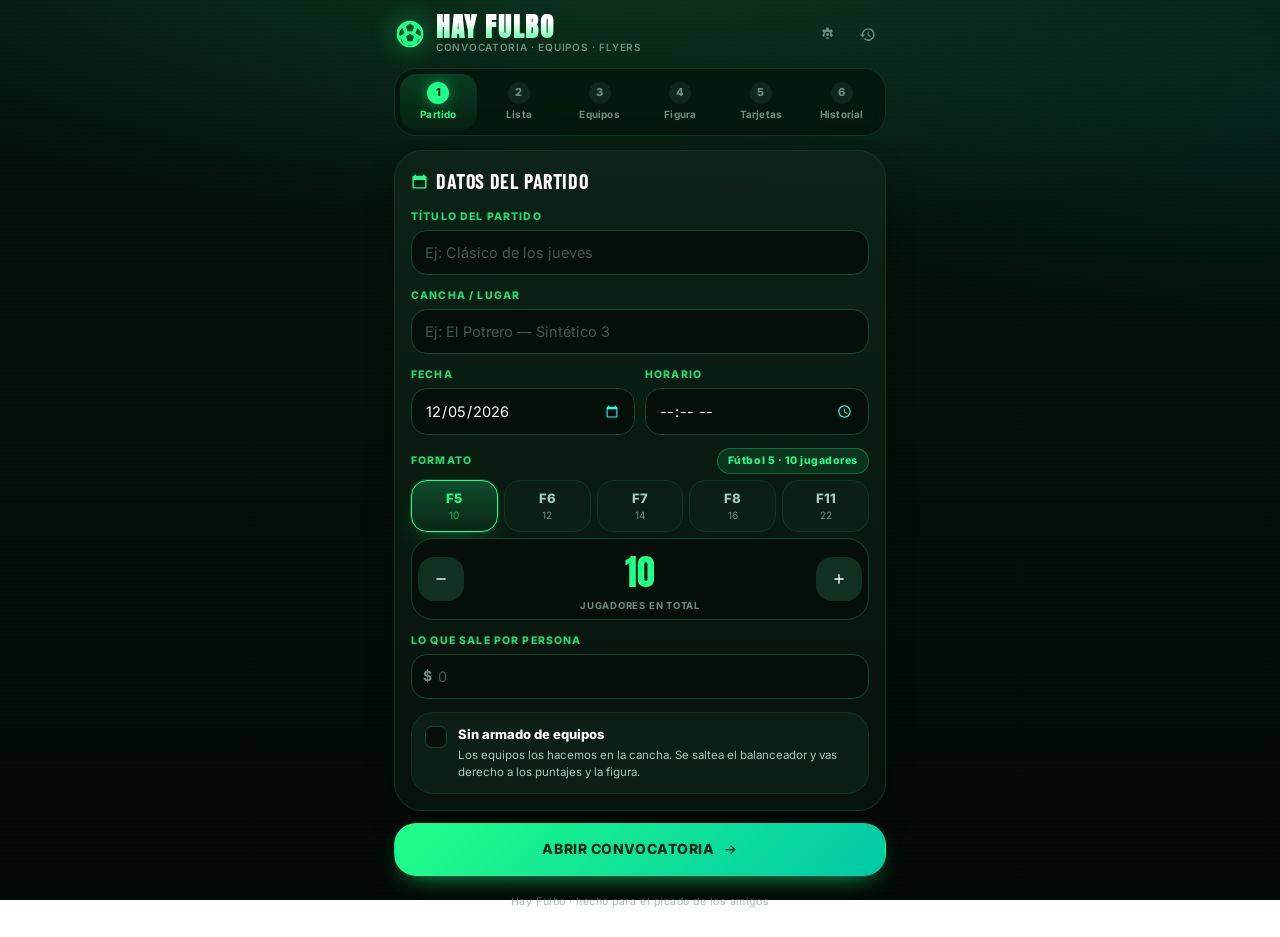
<file: index.html>
<!DOCTYPE html>
<html lang="es">
<head>
<meta charset="UTF-8">
<meta name="viewport" content="width=device-width, initial-scale=1, viewport-fit=cover">
<meta name="theme-color" content="#04140b">
<script>
/*
 * La piel elegida se aplica antes de pintar nada: si esperáramos a que
 * cargue el JavaScript, la app arrancaría verde y saltaría de color.
 */
(function () {
  try {
    var prefs = JSON.parse(localStorage.getItem('hayfulbo:prefs:v2') || '{}');
    if (prefs && typeof prefs.skin === 'string') {
      document.documentElement.setAttribute('data-skin', prefs.skin);
    }
  } catch (e) { /* sin localStorage arranca con la paleta de la cancha */ }
})();
</script>
<title>Hay Fulbo · Organizá el picado y generá flyers 9:16</title>
<meta name="description" content="Armá la convocatoria, balanceá los equipos, coroná la figura y generá flyers verticales 9:16 listos para el estado de WhatsApp e Instagram Stories.">

<link rel="icon" href="assets/favicon.svg" type="image/svg+xml">
<link rel="apple-touch-icon" href="assets/apple-touch-icon.png">
<link rel="manifest" href="manifest.webmanifest">
<meta name="mobile-web-app-capable" content="yes">
<meta name="apple-mobile-web-app-capable" content="yes">
<meta name="apple-mobile-web-app-status-bar-style" content="black-translucent">
<meta name="apple-mobile-web-app-title" content="Hay Fulbo">
<link rel="preconnect" href="https://fonts.googleapis.com">
<link rel="preconnect" href="https://fonts.gstatic.com" crossorigin>
<link href="https://fonts.googleapis.com/css2?family=Anton&family=Barlow+Condensed:wght@500;600;700&family=Inter:wght@400;500;600;800&display=swap" rel="stylesheet">
<link rel="stylesheet" href="css/styles.css">

<meta property="og:title" content="Hay Fulbo">
<meta property="og:description" content="Organizador de picados con flyers verticales 9:16 automáticos.">
<meta property="og:type" content="website">
<meta property="og:image" content="assets/icon-512.png">
</head>
<body>

<!-- ============ SPRITE DE ICONOS ============ -->
<svg width="0" height="0" style="position:absolute" aria-hidden="true">
  <defs>
    <symbol id="i-ball" viewBox="0 0 24 24"><path fill="currentColor" d="M12 2a10 10 0 1 0 0 20a10 10 0 0 0 0-20m0 2.2l3.1 2.2l-1.2 3.6h-3.8L8.9 6.4zM6.6 7.7l1.2 3.6l-3 2.2l-1.1-.8a8 8 0 0 1 1.6-4.4zm10.8 0l1.3.6a8 8 0 0 1 1.6 4.4l-1.1.8l-3-2.2zM12 11.6l3 2.2l-1.2 3.6h-3.6L9 13.8zM4.9 15.6l1 .7l1.1 3.3a8 8 0 0 1-2.1-4m14.2 0a8 8 0 0 1-2.1 4l1.1-3.3zm-9.4 5.1l.5-.1h3.6l.5.1a8 8 0 0 1-4.6 0"/></symbol>
    <symbol id="i-pin" viewBox="0 0 24 24"><path fill="currentColor" d="M12 2a7 7 0 0 0-7 7c0 5.2 7 13 7 13s7-7.8 7-13a7 7 0 0 0-7-7m0 9.5A2.5 2.5 0 1 1 12 6.5a2.5 2.5 0 0 1 0 5"/></symbol>
    <symbol id="i-clock" viewBox="0 0 24 24"><path fill="currentColor" d="M12 2a10 10 0 1 0 0 20a10 10 0 0 0 0-20m1 10.6l4 2.3l-1 1.7l-5-2.9V6h2z"/></symbol>
    <symbol id="i-cal" viewBox="0 0 24 24"><path fill="currentColor" d="M7 2v2h10V2h2v2h1a2 2 0 0 1 2 2v14a2 2 0 0 1-2 2H4a2 2 0 0 1-2-2V6a2 2 0 0 1 2-2h1V2zm13 8H4v10h16z"/></symbol>
    <symbol id="i-users" viewBox="0 0 24 24"><path fill="currentColor" d="M16 11a3 3 0 1 0 0-6a3 3 0 0 0 0 6m-8 0a3 3 0 1 0 0-6a3 3 0 0 0 0 6m0 2c-2.7 0-8 1.3-8 4v3h10v-3c0-1 .4-1.9 1-2.6c-1-.3-2.2-.4-3-.4m8 0c-.6 0-1.3.1-2 .2c1.2.9 2 2.1 2 3.4V21h8v-3c0-2.7-5.3-4-8-4"/></symbol>
    <symbol id="i-plus" viewBox="0 0 24 24"><path fill="currentColor" d="M11 5h2v6h6v2h-6v6h-2v-6H5v-2h6z"/></symbol>
    <symbol id="i-minus" viewBox="0 0 24 24"><path fill="currentColor" d="M5 11h14v2H5z"/></symbol>
    <symbol id="i-trash" viewBox="0 0 24 24"><path fill="currentColor" d="M9 3h6l1 2h4v2H4V5h4zM6 9h12l-1 12H7z"/></symbol>
    <symbol id="i-x" viewBox="0 0 24 24"><path fill="currentColor" d="m12 10.6l5-5l1.4 1.4l-5 5l5 5L17 18.4l-5-5l-5 5L5.6 17l5-5l-5-5L7 5.6z"/></symbol>
    <symbol id="i-download" viewBox="0 0 24 24"><path fill="currentColor" d="M12 3v10.2l3.6-3.6L17 11l-5 5l-5-5l1.4-1.4L12 13.2V3zM5 19h14v2H5z"/></symbol>
    <symbol id="i-share" viewBox="0 0 24 24"><path fill="currentColor" d="M18 16.1a3 3 0 0 0-2 .8l-7.1-4.1a3 3 0 0 0 0-1.6L16 7.1a3 3 0 1 0-1-2.2l-7.1 4.1a3 3 0 1 0 0 6l7.2 4.2a3 3 0 1 0 2.9-3.1"/></symbol>
    <symbol id="i-copy" viewBox="0 0 24 24"><path fill="currentColor" d="M16 1H4a2 2 0 0 0-2 2v14h2V3h12zm3 4H8a2 2 0 0 0-2 2v14a2 2 0 0 0 2 2h11a2 2 0 0 0 2-2V7a2 2 0 0 0-2-2"/></symbol>
    <symbol id="i-link" viewBox="0 0 24 24"><path fill="currentColor" d="M10.6 13.4a1 1 0 0 1 0-1.4l1.4-1.4a1 1 0 0 1 1.4 1.4zM7.8 16.2a4 4 0 0 1 0-5.7l2.8-2.8l1.4 1.4l-2.8 2.8a2 2 0 0 0 2.8 2.8l2.8-2.8l1.4 1.4l-2.8 2.9a4 4 0 0 1-5.6 0m8.4-8.4l-2.8 2.8l-1.4-1.4l2.8-2.8a4 4 0 1 1 5.6 5.6l-2.8 2.8l-1.4-1.4l2.8-2.8a2 2 0 0 0-2.8-2.8"/></symbol>
    <symbol id="i-wa" viewBox="0 0 24 24"><path fill="currentColor" d="M12 2a10 10 0 0 0-8.6 15L2 22l5.2-1.4A10 10 0 1 0 12 2m5.3 13.9c-.2.6-1.3 1.2-1.8 1.2s-1.2.3-4-1.4a11 11 0 0 1-3.4-4c-.3-.5-.9-1.6-.9-3s.8-2.1 1.1-2.4a1 1 0 0 1 .8-.3h.6c.2 0 .4 0 .6.5l.9 2c.1.2 0 .4-.1.6l-.4.5c-.2.2-.3.4-.1.7a9 9 0 0 0 4 3.1c.3.1.5.1.7-.1l.9-1c.2-.3.4-.2.6-.1l2 1c.3.1.5.2.5.3s0 .8-.2 1.4"/></symbol>
    <symbol id="i-magic" viewBox="0 0 24 24"><path fill="currentColor" d="m5 3l.9 2.6L8.5 6.5L5.9 7.4L5 10l-.9-2.6L1.5 6.5L4.1 5.6zm12 2l.6 1.8l1.9.7l-1.9.6L17 10l-.6-1.9l-1.9-.6l1.9-.7zM11.7 8.9l3.4 3.4L6.4 21L3 17.6zM19 14l.9 2.6l2.6.9l-2.6.9l-.9 2.6l-.9-2.6l-2.6-.9l2.6-.9z"/></symbol>
    <symbol id="i-medal" viewBox="0 0 24 24"><path fill="currentColor" d="M7 2h4L8.5 8.2A7 7 0 0 0 6 9.7zm10 0l1 7.7a7 7 0 0 0-2.5-1.5L13 2zM12 10a6 6 0 1 0 0 12a6 6 0 0 0 0-12m0 3l1.1 2.2l2.4.4l-1.7 1.7l.4 2.4L12 18.6l-2.2 1.1l.4-2.4l-1.7-1.7l2.4-.4z"/></symbol>
    <symbol id="i-image" viewBox="0 0 24 24"><path fill="currentColor" d="M21 3H3a1 1 0 0 0-1 1v16a1 1 0 0 0 1 1h18a1 1 0 0 0 1-1V4a1 1 0 0 0-1-1M8 7.5A1.5 1.5 0 1 1 8 10.5A1.5 1.5 0 0 1 8 7.5M4 19l5-6l3 3.5L15 12l5 7z"/></symbol>
    <symbol id="i-shirt" viewBox="0 0 24 24"><path fill="currentColor" d="M9 2L3 5l2 5l2-.7V22h10V9.3L19 10l2-5l-6-3a3 3 0 0 1-6 0"/></symbol>
    <symbol id="i-chart" viewBox="0 0 24 24"><path fill="currentColor" d="M3 3h2v16h16v2H3zm5 10h3v5H8zm5-6h3v11h-3zm5 3h3v8h-3z"/></symbol>
    <symbol id="i-check" viewBox="0 0 24 24"><path fill="currentColor" d="m9.6 16.6l-4.2-4.2L4 13.8l5.6 5.6L21 8l-1.4-1.4z"/></symbol>
    <symbol id="i-warn" viewBox="0 0 24 24"><path fill="currentColor" d="M12 2L1 21h22zm0 6l1 7h-2zm-1 9h2v2h-2z"/></symbol>
    <symbol id="i-info" viewBox="0 0 24 24"><path fill="currentColor" d="M12 2a10 10 0 1 0 0 20a10 10 0 0 0 0-20m1 15h-2v-6h2zm0-8h-2V7h2z"/></symbol>
    <symbol id="i-arrow" viewBox="0 0 24 24"><path fill="currentColor" d="m13 5l7 7l-7 7l-1.4-1.4l4.6-4.6H4v-2h12.2L11.6 6.4z"/></symbol>
    <symbol id="i-money" viewBox="0 0 24 24"><path fill="currentColor" d="M2 5h20v14H2zm10 2.5a4.5 4.5 0 1 0 0 9a4.5 4.5 0 0 0 0-9M5 8a2 2 0 0 1-2 2v4a2 2 0 0 1 2 2h14a2 2 0 0 1 2-2v-4a2 2 0 0 1-2-2z"/></symbol>
    <symbol id="i-swap" viewBox="0 0 24 24"><path fill="currentColor" d="M8 3v3h11v2H8v3l-5-4zm8 18v-3H5v-2h11v-3l5 4z"/></symbol>
    <symbol id="i-card" viewBox="0 0 24 24"><path fill="currentColor" d="M7.6 2h6.6a2 2 0 0 1 2 2v16a2 2 0 0 1-2 2H7.6a2 2 0 0 1-2-2V4a2 2 0 0 1 2-2"/></symbol>
    <symbol id="i-cards" viewBox="0 0 24 24"><path fill="currentColor" d="M4.4 5.6l4.3-1.5a1.6 1.6 0 0 1 2 1l4.4 12.4a1.6 1.6 0 0 1-1 2l-4.3 1.5a1.6 1.6 0 0 1-2-1L3.4 7.6a1.6 1.6 0 0 1 1-2m10.5-1.2h3.9a1.6 1.6 0 0 1 1.6 1.6v13.6a1.6 1.6 0 0 1-1.6 1.6h-1.5z" opacity=".999"/></symbol>
    <symbol id="i-gear" viewBox="0 0 24 24"><path fill="currentColor" d="M12 8a4 4 0 1 0 0 8a4 4 0 0 0 0-8m0 2a2 2 0 1 1 0 4a2 2 0 0 1 0-4m-1.6-8h3.2l.4 2.5l1.7 1l2.3-1l1.6 2.8l-1.9 1.6v2.2l1.9 1.6l-1.6 2.8l-2.3-1l-1.7 1l-.4 2.5h-3.2l-.4-2.5l-1.7-1l-2.3 1l-1.6-2.8l1.9-1.6v-2.2L4.4 7.3L6 4.5l2.3 1l1.7-1z"/></symbol>
    <symbol id="i-history" viewBox="0 0 24 24"><path fill="currentColor" d="M13 3a9 9 0 0 0-9 9H1l4 4l4-4H6a7 7 0 1 1 7 7a7 7 0 0 1-4.5-1.7l-1.4 1.5A9 9 0 1 0 13 3m-1 5v5l4 2.4l.8-1.3L13.5 12V8z"/></symbol>
  </defs>
</svg>

<!-- ============ TOAST ============ -->
<div id="toast" class="toast" role="status" aria-live="polite">
  <svg class="toast__icon"><use href="#i-check"></use></svg>
  <span class="toast__msg"></span>
</div>

<canvas id="confetti" class="confetti" aria-hidden="true"></canvas>

<!-- ============ APP ============ -->
<div class="app">

  <header class="topbar">
    <div class="brand">
      <svg class="brand__ball"><use href="#i-ball"></use></svg>
      <div class="brand__text">
        <h1>HAY FULBO</h1>
        <p>Convocatoria · Equipos · Flyers</p>
      </div>
    </div>
    <div class="topbar__actions">
      <button class="btn btn--ghost btn--icon" id="btn-skin" title="Colores de la app" aria-label="Colores de la app">
        <svg><use href="#i-gear"></use></svg>
      </button>
      <button class="btn btn--ghost btn--icon" id="btn-reset" title="Nuevo partido" aria-label="Nuevo partido">
        <svg><use href="#i-history"></use></svg>
      </button>
    </div>
  </header>

  <nav class="steps" id="steps" role="tablist" aria-label="Pasos">
    <button class="step is-active" data-step="1" role="tab"><span class="step__n">1</span><span class="step__l">Partido</span></button>
    <button class="step" data-step="2" role="tab"><span class="step__n">2</span><span class="step__l">Lista</span></button>
    <button class="step" data-step="3" role="tab" id="step-teams"><span class="step__n">3</span><span class="step__l">Equipos</span></button>
    <button class="step" data-step="4" role="tab"><span class="step__n">4</span><span class="step__l">Figura</span></button>
    <button class="step" data-step="5" role="tab"><span class="step__n">5</span><span class="step__l">Tarjetas</span></button>
    <button class="step" data-step="6" role="tab"><span class="step__n">6</span><span class="step__l">Historial</span></button>
  </nav>

  <main class="screens">

    <!-- ========== 1. PARTIDO ========== -->
    <section class="screen is-active" data-screen="1">
      <div class="card">
        <h2 class="card__title"><svg><use href="#i-cal"></use></svg> Datos del partido</h2>

        <div class="field">
          <label for="f-titulo">Título del partido</label>
          <input id="f-titulo" type="text" maxlength="34" placeholder="Ej: Clásico de los jueves" autocomplete="off">
        </div>

        <div class="field">
          <label for="f-lugar">Cancha / lugar</label>
          <input id="f-lugar" type="text" maxlength="40" placeholder="Ej: El Potrero — Sintético 3" autocomplete="off">
        </div>

        <div class="grid-2">
          <div class="field">
            <label for="f-fecha">Fecha</label>
            <input id="f-fecha" type="date">
          </div>
          <div class="field">
            <label for="f-hora">Horario</label>
            <input id="f-hora" type="time">
          </div>
        </div>

        <div class="field">
          <div class="field__head">
            <label>Formato</label>
            <span class="pill" id="format-label">Fútbol 5 · 10 jugadores</span>
          </div>
          <div class="presets" id="presets">
            <button type="button" data-total="10"><b>F5</b><i>10</i></button>
            <button type="button" data-total="12"><b>F6</b><i>12</i></button>
            <button type="button" data-total="14"><b>F7</b><i>14</i></button>
            <button type="button" data-total="16"><b>F8</b><i>16</i></button>
            <button type="button" data-total="22"><b>F11</b><i>22</i></button>
          </div>
          <div class="stepper">
            <button type="button" id="total-minus" aria-label="Quitar cupo"><svg><use href="#i-minus"></use></svg></button>
            <div class="stepper__val">
              <input id="f-total" type="number" min="2" max="40" value="10" inputmode="numeric">
              <span>jugadores en total</span>
            </div>
            <button type="button" id="total-plus" aria-label="Sumar cupo"><svg><use href="#i-plus"></use></svg></button>
          </div>
        </div>

        <div class="field">
          <label for="f-precio">Lo que sale por persona</label>
          <div class="input-affix">
            <span>$</span>
            <input id="f-precio" type="number" min="0" step="100" placeholder="0" inputmode="numeric">
          </div>
        </div>

        <label class="switch" for="f-skip-teams">
          <input id="f-skip-teams" type="checkbox">
          <span class="switch__box"><svg><use href="#i-check"></use></svg></span>
          <span class="switch__body">
            <b>Sin armado de equipos</b>
            <i>Los equipos los hacemos en la cancha. Se saltea el balanceador y vas derecho a los puntajes y la figura.</i>
          </span>
        </label>
      </div>

      <button class="btn btn--primary btn--xl" id="btn-open-call">
        Abrir convocatoria <svg><use href="#i-arrow"></use></svg>
      </button>
    </section>

    <!-- ========== 2. LISTA ========== -->
    <section class="screen" data-screen="2">
      <div class="card status" id="status-card">
        <div class="status__row">
          <div>
            <p class="status__kicker" id="status-kicker">Convocatoria abierta</p>
            <h3 class="status__headline" id="status-headline">FALTAN 10</h3>
          </div>
          <div class="status__count">
            <span>cupos</span>
            <b><i id="count-in">0</i>/<i id="count-total">10</i></b>
          </div>
        </div>
        <div class="bar"><div class="bar__fill" id="bar-fill"></div></div>
        <div class="status__meta" id="status-meta"></div>
      </div>

      <div class="card">
        <form id="form-player" class="add-row" autocomplete="off">
          <input id="f-nombre" type="text" maxlength="22" placeholder="Nombre o apodo…" aria-label="Nombre del jugador" list="known-names">
          <datalist id="known-names"></datalist>
          <select id="f-pos" aria-label="Posición">
            <option value="COM">Campo</option>
            <option value="ARQ">Arquero</option>
            <option value="DEF">Defensor</option>
            <option value="MED">Medio</option>
            <option value="DEL">Delantero</option>
          </select>
          <button class="btn btn--primary btn--icon" type="submit" aria-label="Agregar"><svg><use href="#i-plus"></use></svg></button>
        </form>
        <div class="add-tools">
          <button class="link" id="btn-regulars"><svg><use href="#i-users"></use></svg> Los de siempre</button>
          <button class="link" id="btn-paste"><svg><use href="#i-wa"></use></svg> Pegar de WhatsApp</button>
          <button class="link link--danger" id="btn-clear"><svg><use href="#i-trash"></use></svg> Vaciar</button>
        </div>
      </div>

      <div class="card">
        <div class="card__head">
          <h2 class="card__title"><svg><use href="#i-users"></use></svg> Nómina</h2>
          <span class="pill" id="roster-badge">0 anotados</span>
        </div>
        <div id="roster" class="roster"></div>
      </div>

      <div class="actions-grid">
        <button class="btn btn--soft" id="btn-flyer-call"><svg><use href="#i-image"></use></svg> Flyer 9:16</button>
        <button class="btn btn--soft" id="btn-copy-wa"><svg><use href="#i-wa"></use></svg> Copiar texto</button>
        <button class="btn btn--soft" id="btn-copy-link"><svg><use href="#i-link"></use></svg> Copiar link</button>
        <button class="btn btn--soft" id="btn-goto-teams"><svg><use href="#i-shirt"></use></svg> <span>Armar equipos</span></button>
      </div>
    </section>

    <!-- ========== 3. EQUIPOS ========== -->
    <section class="screen" data-screen="3">
      <div class="card">
        <div class="card__head">
          <h2 class="card__title"><svg><use href="#i-shirt"></use></svg> Balanceador</h2>
          <span class="pill" id="balance-badge">—</span>
        </div>
        <p class="muted">Reparte los titulares en dos equipos parejos usando nivel y posición. Podés mover jugadores a mano tocando el ícono de intercambio.</p>
        <div class="grid-2">
          <div class="field">
            <label for="f-teamA">Nombre equipo A</label>
            <input id="f-teamA" type="text" maxlength="16" placeholder="Claritos">
          </div>
          <div class="field">
            <label for="f-teamB">Nombre equipo B</label>
            <input id="f-teamB" type="text" maxlength="16" placeholder="Oscuritos">
          </div>
        </div>
        <button class="btn btn--primary btn--xl" id="btn-balance"><svg><use href="#i-magic"></use></svg> Balancear equipos</button>
      </div>

      <div class="card card--hint" id="skip-hint">
        <h3>¿Los equipos los arman en la cancha?</h3>
        <p class="muted">Entonces este paso no hace falta: salteálo y andá derecho a los puntajes y la figura. Lo volvés a prender cuando quieras desde <b>Partido</b>.</p>
        <button class="btn btn--soft btn--wide" id="btn-skip-teams">
          <svg><use href="#i-arrow"></use></svg> Los armamos en la cancha
        </button>
      </div>

      <div class="teams" id="teams"></div>

      <div class="actions-grid">
        <button class="btn btn--soft" id="btn-flyer-teams"><svg><use href="#i-image"></use></svg> Flyer formaciones</button>
        <button class="btn btn--soft" id="btn-copy-teams"><svg><use href="#i-copy"></use></svg> Copiar equipos</button>
        <button class="btn btn--primary btn--wide" id="btn-goto-ratings"><svg><use href="#i-medal"></use></svg> Ir a puntajes y figura</button>
      </div>
    </section>

    <!-- ========== 4. FIGURA Y PUNTAJES ========== -->
    <section class="screen" data-screen="4">
      <div class="card">
        <div class="card__head">
          <h2 class="card__title"><svg><use href="#i-medal"></use></svg> Puntajes y figura</h2>
          <span class="pill" id="mvp-badge">Sin figura</span>
        </div>
        <p class="muted" id="skip-note" hidden>
          Los equipos se arman en la cancha: el balanceador está apagado.
          <button class="link" type="button" id="btn-enable-teams">Quiero armarlos acá</button>
        </p>
        <p class="muted">Deslizá para el puntaje y tocá el número para los cuartos: 7 · 7,25 · 7,5 · 7,75.</p>
        <div id="ratings" class="ratings"></div>
      </div>

      <div class="actions-grid">
        <button class="btn btn--soft btn--wide" id="btn-flyer-mvp"><svg><use href="#i-medal"></use></svg> Flyer de la figura 9:16</button>
        <button class="btn btn--primary btn--wide" id="btn-save-history"><svg><use href="#i-check"></use></svg> Cerrar partido y guardar</button>
      </div>
    </section>

    <!-- ========== 5. TARJETAS ========== -->
    <section class="screen" data-screen="5">
      <div class="card">
        <div class="card__head">
          <h2 class="card__title"><svg><use href="#i-cards"></use></svg> Amarillas y rojas</h2>
          <span class="pill" id="disc-badge">Sin tarjetas</span>
        </div>
        <p class="muted">
          Cada <b>dos amarillas</b> sale una roja. La <b>primera roja</b> es una fecha de
          suspensión, la <b>segunda</b> son dos, la <b>tercera</b> tres, y así.
          Las fechas se cumplen al cerrar un partido en el que el sancionado no esté en la lista.
        </p>
        <button class="btn btn--primary btn--xl" id="btn-add-card">
          <svg><use href="#i-card"></use></svg> Poner una tarjeta
        </button>
      </div>

      <div class="card">
        <div class="card__head">
          <h2 class="card__title"><svg><use href="#i-warn"></use></svg> Suspendidos</h2>
          <span class="pill" id="disc-susp-badge">0</span>
        </div>
        <div id="disc-suspended" class="disc"></div>
      </div>

      <div class="card">
        <h2 class="card__title"><svg><use href="#i-users"></use></svg> Fichas del grupo</h2>
        <div id="disc-rows" class="disc"></div>
      </div>

      <div class="card">
        <h2 class="card__title"><svg><use href="#i-history"></use></svg> Últimas tarjetas</h2>
        <div id="disc-log" class="disc"></div>
      </div>

      <div class="actions-grid">
        <button class="btn btn--soft" id="btn-flyer-cards"><svg><use href="#i-image"></use></svg> Flyer 9:16</button>
        <button class="btn btn--soft" id="btn-copy-cards"><svg><use href="#i-wa"></use></svg> Copiar texto</button>
      </div>

      <button class="btn btn--soft btn--wide" id="btn-clear-discipline"><svg><use href="#i-trash"></use></svg> Borrar todas las tarjetas</button>
    </section>

    <!-- ========== 6. HISTORIAL ========== -->
    <section class="screen" data-screen="6">
      <div class="card">
        <div class="card__head">
          <h2 class="card__title"><svg><use href="#i-history"></use></svg> Ranking histórico</h2>
          <span class="pill" id="history-badge">0 partidos</span>
        </div>
        <div id="history-rank" class="rank"></div>
      </div>
      <div class="card">
        <h2 class="card__title"><svg><use href="#i-cal"></use></svg> Partidos guardados</h2>
        <div id="history-list" class="hist"></div>
      </div>
      <button class="btn btn--soft btn--wide" id="btn-clear-history"><svg><use href="#i-trash"></use></svg> Borrar historial</button>
    </section>

  </main>

  <div class="install" id="install-banner" hidden>
    <div class="install__icon"><svg><use href="#i-download"></use></svg></div>
    <div class="install__body">
      <b>Instalá Hay Fulbo en el celu</b>
      <span>Se abre como una app, entra sin internet y ocupa casi nada.</span>
    </div>
    <div class="install__actions">
      <button class="btn btn--primary" id="btn-install">Instalar</button>
      <button class="link" id="btn-install-dismiss">Ahora no</button>
    </div>
  </div>

  <footer class="foot">Hay Fulbo · hecho para el picado de los amigos</footer>
</div>

<!-- ============ AVISO DE VERSIÓN NUEVA ============ -->
<div class="updatebar" id="update-bar" hidden role="status">
  <span>Hay una versión nueva de la app.</span>
  <button class="btn btn--primary" id="btn-update">Actualizar</button>
</div>

<!-- ============ MODAL: CÓMO INSTALAR ============ -->
<div class="modal" id="ios-modal" hidden>
  <div class="modal__box modal__box--sm" role="dialog" aria-modal="true" aria-label="Cómo instalar la app">
    <div class="modal__head">
      <h3><svg class="ic"><use href="#i-download"></use></svg> Instalar en el celu</h3>
      <button class="btn btn--ghost btn--icon" data-close><svg><use href="#i-x"></use></svg></button>
    </div>
    <p class="muted">Queda como una app más, con su ícono en la pantalla de inicio y sin barra del navegador.</p>
    <ol class="howto">
      <li><b>iPhone / iPad:</b> tocá <span class="kbd">Compartir</span> en la barra de Safari, elegí <span class="kbd">Agregar a inicio</span> y confirmá.</li>
      <li><b>Android:</b> abrí el menú de tres puntos y tocá <span class="kbd">Instalar aplicación</span>.</li>
      <li><b>Escritorio:</b> el ícono de instalar aparece a la derecha de la barra de direcciones.</li>
    </ol>
    <div class="modal__foot">
      <button class="btn btn--soft btn--wide" data-close>Entendido</button>
    </div>
  </div>
</div>

<!-- ============ MODAL TARJETA ============ -->
<div class="modal" id="card-modal" hidden>
  <div class="modal__box" role="dialog" aria-modal="true" aria-label="Poner una tarjeta">
    <div class="modal__head">
      <h3><svg class="ic"><use href="#i-card"></use></svg> Poner una tarjeta</h3>
      <button class="btn btn--ghost btn--icon" data-close><svg><use href="#i-x"></use></svg></button>
    </div>

    <div class="field">
      <label for="f-card-name">Jugador</label>
      <input id="f-card-name" type="text" maxlength="22" placeholder="Nombre o apodo…" autocomplete="off" list="card-names">
      <datalist id="card-names"></datalist>
    </div>

    <div class="field">
      <label>Tarjeta</label>
      <div class="cardpick" id="card-type">
        <button type="button" data-type="yellow" class="is-on"><i class="cardpick__chip cardpick__chip--y"></i><b>Amarilla</b><span>De a dos, roja</span></button>
        <button type="button" data-type="red"><i class="cardpick__chip cardpick__chip--r"></i><b>Roja directa</b><span>Cuenta como roja</span></button>
      </div>
    </div>

    <div class="field">
      <div class="field__head">
        <label for="f-card-reason">Motivo</label>
        <span class="pill" id="card-reason-count">0/140</span>
      </div>
      <div class="chips" id="card-presets">
        <button type="button">Faltó sin avisar</button>
        <button type="button">Llegó tarde</button>
        <button type="button">No pagó</button>
        <button type="button">Agresión</button>
        <button type="button">Protestas</button>
      </div>
      <textarea id="f-card-reason" rows="3" maxlength="140" placeholder="Contá qué pasó…"></textarea>
    </div>

    <div class="field">
      <label for="f-card-date">Fecha</label>
      <input id="f-card-date" type="date">
    </div>

    <p class="muted" id="card-preview"></p>

    <div class="modal__foot">
      <button class="btn btn--primary btn--wide" id="btn-card-ok">Poner la tarjeta</button>
      <button class="btn btn--soft" data-close>Cancelar</button>
    </div>
  </div>
</div>

<!-- ============ MODAL COLORES ============ -->
<div class="modal" id="skin-modal" hidden>
  <div class="modal__box modal__box--sm" role="dialog" aria-modal="true" aria-label="Colores de la app">
    <div class="modal__head">
      <h3><svg class="ic"><use href="#i-gear"></use></svg> Colores de la app</h3>
      <button class="btn btn--ghost btn--icon" data-close><svg><use href="#i-x"></use></svg></button>
    </div>
    <p class="muted">Cambia cómo se ve la app entera. Los flyers tienen sus propias paletas y se eligen al generarlos.</p>
    <div class="skins" id="skins"></div>
    <div class="modal__foot">
      <button class="btn btn--soft btn--wide" data-close>Listo</button>
    </div>
  </div>
</div>

<!-- ============ MODAL FLYER ============ -->
<div class="modal" id="flyer-modal" hidden>
  <div class="modal__box modal__box--wide" role="dialog" aria-modal="true" aria-label="Flyer">
    <div class="modal__head">
      <h3 id="flyer-title">Flyer</h3>
      <button class="btn btn--ghost btn--icon" data-close><svg><use href="#i-x"></use></svg></button>
    </div>

    <div class="themes" id="themes"></div>

    <div class="stage">
      <div class="stage__frame">
        <canvas id="flyer-canvas" width="1080" height="1920"></canvas>
      </div>
    </div>

    <div class="modal__foot">
      <button class="btn btn--primary btn--wide" id="btn-share"><svg><use href="#i-share"></use></svg> Compartir</button>
      <button class="btn btn--soft btn--wide" id="btn-download"><svg><use href="#i-download"></use></svg> Descargar PNG 1080×1920</button>
    </div>
  </div>
</div>

<!-- ============ MODAL PEGAR ============ -->
<div class="modal" id="paste-modal" hidden>
  <div class="modal__box" role="dialog" aria-modal="true" aria-label="Pegar lista">
    <div class="modal__head">
      <h3><svg class="ic"><use href="#i-wa"></use></svg> Pegar del grupo</h3>
      <button class="btn btn--ghost btn--icon" data-close><svg><use href="#i-x"></use></svg></button>
    </div>
    <p class="muted">Pegá el mensaje entero. Detecta numeraciones (1., 2-, •), ignora encabezados y descarta repetidos.</p>
    <textarea id="paste-text" rows="8" placeholder="1. Nico&#10;2- Mati&#10;3) Franco&#10;4. Gonza"></textarea>
    <div class="modal__foot">
      <button class="btn btn--primary btn--wide" id="btn-paste-ok">Procesar y agregar</button>
      <button class="btn btn--soft" data-close>Cancelar</button>
    </div>
  </div>
</div>

<!-- ============ MODAL CONFIRMAR ============ -->
<div class="modal" id="confirm-modal" hidden>
  <div class="modal__box modal__box--sm" role="alertdialog" aria-modal="true">
    <div class="modal__head"><h3 id="confirm-title">¿Seguro?</h3></div>
    <p class="muted" id="confirm-text"></p>
    <div class="modal__foot">
      <button class="btn btn--danger btn--wide" id="confirm-yes">Sí, dale</button>
      <button class="btn btn--soft" data-close>Cancelar</button>
    </div>
  </div>
</div>

<script>
/*
 * Registro del service worker, inline y a propósito.
 *
 * Es lo único que no puede llegar desde un caché viejo, así que una versión
 * anterior del JavaScript nunca puede dejar la app sin forma de actualizarse.
 * El worker nuevo se activa solo (skipWaiting) y acá recargamos para quedar
 * con HTML, CSS y JS de la misma generación.
 */
(function () {
  if (!('serviceWorker' in navigator)) return;
  var reloading = false;
  navigator.serviceWorker.addEventListener('controllerchange', function () {
    if (reloading) return;
    reloading = true;
    location.reload();
  });
  navigator.serviceWorker.register('./sw.js', { scope: './' }).then(function (reg) {
    reg.update();
  }).catch(function () { /* sin service worker la app funciona igual */ });
})();
</script>
<script src="js/util.js"></script>
<script src="js/pwa.js"></script>
<script src="js/state.js"></script>
<script src="js/discipline.js"></script>
<script src="js/teams.js"></script>
<script src="js/canvas-kit.js"></script>
<script src="js/themes.js"></script>
<script src="js/flyers.js"></script>
<script src="js/ui.js"></script>
<script src="js/main.js"></script>
</body>
</html>
</file>
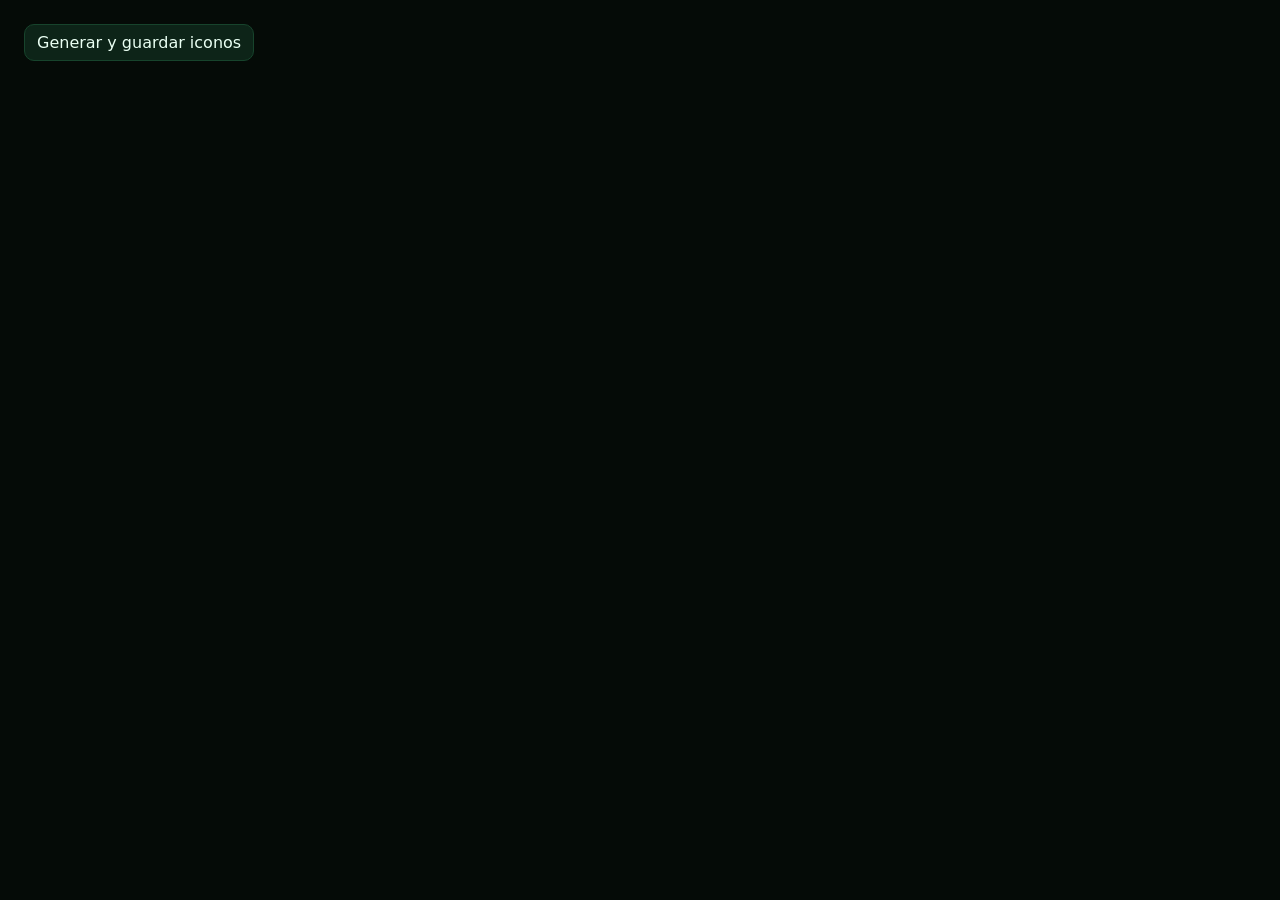
<file: tools/icons.html>
<!DOCTYPE html>
<html lang="es">
<head>
<meta charset="UTF-8">
<title>Hay Fulbo · generador de iconos</title>
<style>
  body{background:#050b07;color:#eafff3;font-family:system-ui,sans-serif;padding:16px}
  canvas{background:#111;margin:6px;border-radius:8px;vertical-align:top}
  button{background:#0d2418;color:#eafff3;border:1px solid #17442c;border-radius:10px;padding:8px 12px;font:inherit}
</style>
</head>
<body>
<button id="go">Generar y guardar iconos</button>
<div id="out"></div>
<script>
/* Ícono de la app: cancha nocturna + pelota con el verde de la marca. */
function drawIcon(ctx, s, maskable) {
  ctx.clearRect(0, 0, s, s);
  ctx.save();

  if (!maskable) {
    const r = s * 0.22;
    ctx.beginPath();
    ctx.moveTo(r, 0);
    ctx.arcTo(s, 0, s, s, r);
    ctx.arcTo(s, s, 0, s, r);
    ctx.arcTo(0, s, 0, 0, r);
    ctx.arcTo(0, 0, s, 0, r);
    ctx.closePath();
    ctx.clip();
  }

  const bg = ctx.createLinearGradient(0, 0, 0, s);
  bg.addColorStop(0, '#0a3a1f');
  bg.addColorStop(0.55, '#04150c');
  bg.addColorStop(1, '#010603');
  ctx.fillStyle = bg;
  ctx.fillRect(0, 0, s, s);

  /* Franjas de césped. */
  ctx.globalAlpha = 0.05;
  ctx.fillStyle = '#ffffff';
  for (let i = 0; i * s / 8 < s; i += 2) ctx.fillRect(0, i * s / 8, s, s / 8);
  ctx.globalAlpha = 1;

  /* Resplandor. */
  const glow = ctx.createRadialGradient(s / 2, s * 0.42, 0, s / 2, s * 0.42, s * 0.6);
  glow.addColorStop(0, 'rgba(34,255,136,.32)');
  glow.addColorStop(1, 'rgba(34,255,136,0)');
  ctx.fillStyle = glow;
  ctx.fillRect(0, 0, s, s);

  /* Pelota. */
  const R = s * (maskable ? 0.26 : 0.33);
  const cx = s / 2;
  const cy = s / 2;

  ctx.beginPath();
  ctx.arc(cx, cy, R, 0, Math.PI * 2);
  const ball = ctx.createLinearGradient(cx - R, cy - R, cx + R, cy + R);
  ball.addColorStop(0, '#7dffc0');
  ball.addColorStop(0.5, '#22ff88');
  ball.addColorStop(1, '#00d9ff');
  ctx.fillStyle = ball;
  ctx.fill();

  /* Paneles oscuros: pentágono central y cinco satélites. */
  ctx.fillStyle = '#04150b';
  const pr = R * 0.38;
  ctx.beginPath();
  for (let i = 0; i < 5; i++) {
    const a = -Math.PI / 2 + (i * Math.PI * 2) / 5;
    const x = cx + Math.cos(a) * pr;
    const y = cy + Math.sin(a) * pr;
    if (i === 0) ctx.moveTo(x, y); else ctx.lineTo(x, y);
  }
  ctx.closePath();
  ctx.fill();

  for (let i = 0; i < 5; i++) {
    const a = -Math.PI / 2 + (i * Math.PI * 2) / 5 + Math.PI / 5;
    const x = cx + Math.cos(a) * R * 0.78;
    const y = cy + Math.sin(a) * R * 0.78;
    ctx.beginPath();
    for (let j = 0; j < 5; j++) {
      const b = a + Math.PI + (j * Math.PI * 2) / 5;
      const px = x + Math.cos(b) * R * 0.22;
      const py = y + Math.sin(b) * R * 0.22;
      if (j === 0) ctx.moveTo(px, py); else ctx.lineTo(px, py);
    }
    ctx.closePath();
    ctx.fill();
  }

  ctx.restore();
}

async function save(name, size, maskable) {
  const c = document.createElement('canvas');
  c.width = c.height = size;
  drawIcon(c.getContext('2d'), size, maskable);
  c.style.width = Math.min(size, 160) + 'px';
  document.getElementById('out').appendChild(c);
  const r = await fetch('/__save', {
    method: 'POST',
    body: JSON.stringify({ name: name, dataUrl: c.toDataURL('image/png') }),
  });
  return (await r.json()).file;
}

document.getElementById('go').addEventListener('click', async () => {
  document.getElementById('out').textContent = '';
  const files = [];
  files.push(await save('icon-192', 192, false));
  files.push(await save('icon-512', 512, false));
  files.push(await save('icon-maskable-512', 512, true));
  files.push(await save('apple-touch-icon', 180, false));
  console.log(files);
});
</script>
</body>
</html>
</file>
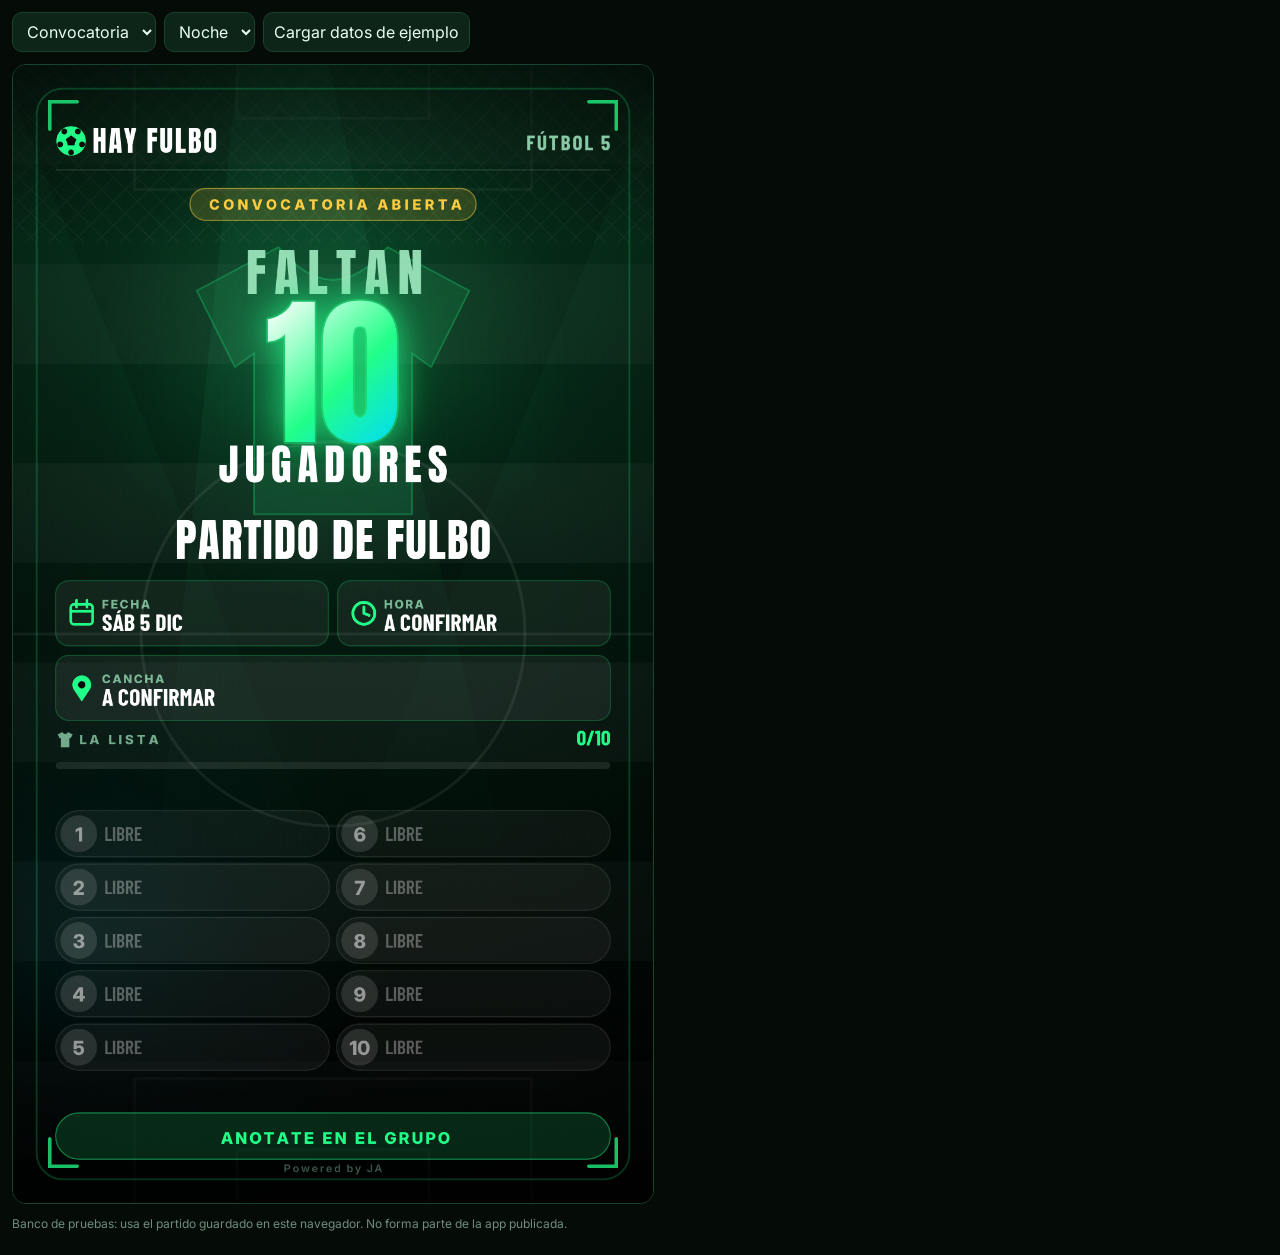
<file: tools/preview.html>
<!DOCTYPE html>
<html lang="es">
<head>
<meta charset="UTF-8">
<meta name="viewport" content="width=device-width, initial-scale=1">
<title>Hay Fulbo · banco de pruebas de flyers</title>
<link href="https://fonts.googleapis.com/css2?family=Anton&family=Barlow+Condensed:wght@500;600;700&family=Inter:wght@400;500;600;800&display=swap" rel="stylesheet">
<style>
  body{margin:0;background:#050b07;color:#eafff3;font-family:Inter,system-ui,sans-serif;padding:12px}
  .bar{display:flex;gap:8px;flex-wrap:wrap;margin-bottom:12px}
  select,button{background:#0d2418;color:#eafff3;border:1px solid #17442c;border-radius:10px;padding:8px 10px;font:inherit}
  canvas{width:100%;max-width:640px;display:block;border-radius:14px;border:1px solid #17442c}
  p{font-size:12px;color:#6f8d7c}
</style>
</head>
<body>
<div class="bar">
  <select id="kind">
    <option value="call">Convocatoria</option>
    <option value="teams">Formaciones</option>
    <option value="mvp">Figura</option>
  </select>
  <select id="theme"></select>
  <button id="seed">Cargar datos de ejemplo</button>
</div>
<canvas id="c" width="1080" height="1920"></canvas>
<p>Banco de pruebas: usa el partido guardado en este navegador. No forma parte de la app publicada.</p>

<script src="../js/util.js"></script>
<script src="../js/state.js"></script>
<script src="../js/teams.js"></script>
<script src="../js/canvas-kit.js"></script>
<script src="../js/themes.js"></script>
<script src="../js/flyers.js"></script>
<script>
const store = HF.store;
store.load();

const themeSel = document.getElementById('theme');
HF.themes.list.forEach(t => themeSel.appendChild(new Option(t.name, t.id)));
themeSel.value = store.prefs.theme || 'noche';

async function draw(){
  await HF.flyers.render(document.getElementById('kind').value, document.getElementById('c'), store, themeSel.value);
}

document.getElementById('kind').addEventListener('change', draw);
themeSel.addEventListener('change', draw);

document.getElementById('seed').addEventListener('click', () => {
  store.reset(false);
  store.commit(m => {
    m.titulo = 'Clásico de los Jueves';
    m.lugar = 'El Potrero — Sintético 3';
    m.fecha = '2026-09-10';
    m.hora = '21:30';
    m.precio = 4500;
    m.totalPlayers = 10;
  });
  [['Nico','ARQ'],['Mati','DEF'],['Franco','MED'],['Gonza','DEL'],['Tincho','DEF'],
   ['Rodri','MED'],['Juanma','ARQ'],['Lucho','DEL'],['Seba','MED'],['Agustín','DEL'],['Pipa','DEF']]
    .forEach(([n,p]) => store.addPlayer(n, p));
  store.commit(m => {
    m.players.forEach((pl, i) => { pl.score = 4 + ((i * 3) % 7); pl.goals = i % 3 === 0 ? (i % 4) : 0; });
    const t = HF.teams.balance(store.starters);
    m.teams = { a: t.a, b: t.b };
  });
  draw();
});

window.savePNG = async (name) => {
  await draw();
  const r = await fetch('/__save', { method: 'POST', body: JSON.stringify({ name, dataUrl: document.getElementById('c').toDataURL('image/png') }) });
  return (await r.json()).file;
};

draw();
</script>
</body>
</html>
</file>
<file: css/styles.css>
/* ============================================================
   HAY FULBO — design system

   Toda la piel de la app sale de estas variables. Cambiar de tema es
   redefinir el bloque entero sobre <html data-skin>, así que ningún
   color puede quedar escrito a mano abajo: lo que se hardcodea, no
   cambia de color.
   ============================================================ */
:root,
:root[data-skin="cancha"]{
  /* fondos */
  --bg-0:#020806;
  --bg-1:#04140b;
  --bg-2:#071c11;
  --surface:#0a1a12;
  --surface-2:#0d2418;
  --halo:#0d3a20;          /* el resplandor de arriba del fondo */
  --field:#050f0a;         /* inputs y cajas hundidas */
  --well:#071309;          /* filas de listas */
  --well-2:#08180f;
  --track:#061109;         /* riel de la barra de progreso */
  --tile:#0b1f15;          /* botones apagados */
  --tile-1:#0f2417;
  --tile-2:#12301f;
  --tile-3:#1a4a2e;        /* el mismo botón, apretado */
  --modal-top:#0c2417;
  --line:#17442c;
  --line-soft:#123423;

  /* tinta */
  --ink:#eafff3;
  --ink-2:#a9c9b7;
  --ink-3:#6f8d7c;
  --ink-4:#3f5b4c;         /* placeholders */
  --ink-5:#4a6a58;         /* iconos en reposo */

  /* acentos */
  --accent:#22ff88;
  --accent-rgb:34,255,136;
  --accent-2:#00d9ff;      /* suplentes y equipo B */
  --accent-2-rgb:0,217,255;
  --accent-3:#00c9a7;      /* cierre del degradé del botón primario */
  --on-accent:#032a15;     /* tinta sobre el acento */
  --tag-bg:#143a24;
  --step-idle:#10281b;
  --step-done:#1c5c39;

  /* superficies translúcidas */
  --card-a-rgb:13,36,24;
  --card-b-rgb:7,20,13;
  --bar-rgb:4,20,11;
  --scrim-rgb:1,6,3;

  --gold:#ffcb3d;
  --danger:#ff5a5a;
  --warn:#ffa62b;

  --theme-color:#04140b;   /* la barra del sistema en el celu */
}

/* Hielo — celeste sobre azul de noche. */
:root[data-skin="hielo"]{
  --bg-0:#01060b;
  --bg-1:#04101a;
  --bg-2:#071a28;
  --surface:#0a1826;
  --surface-2:#0d2233;
  --halo:#0b3557;
  --field:#040d16;
  --well:#07131f;
  --well-2:#081724;
  --track:#06101a;
  --tile:#0a1d2c;
  --tile-1:#0e2436;
  --tile-2:#123246;
  --tile-3:#1a4a66;
  --modal-top:#0c2436;
  --line:#194a6b;
  --line-soft:#123650;

  --ink:#eaf8ff;
  --ink-2:#a4c9e0;
  --ink-3:#6a8da0;
  --ink-4:#3d566a;
  --ink-5:#4a6a80;

  --accent:#3ad9ff;
  --accent-rgb:58,217,255;
  --accent-2:#8b7cff;
  --accent-2-rgb:139,124,255;
  --accent-3:#2b9dff;
  --on-accent:#02222f;
  --tag-bg:#123c55;
  --step-idle:#0f2735;
  --step-done:#1b5b7d;

  --card-a-rgb:12,34,50;
  --card-b-rgb:6,18,29;
  --bar-rgb:4,16,26;
  --scrim-rgb:1,5,10;

  --gold:#ffcb3d;
  --danger:#ff6b7d;
  --warn:#ffa62b;

  --theme-color:#04101a;
}

/* Fuego — naranja de brasa sobre negro tostado. */
:root[data-skin="fuego"]{
  --bg-0:#080301;
  --bg-1:#170a04;
  --bg-2:#231108;
  --surface:#1d0f07;
  --surface-2:#2a170c;
  --halo:#5b2408;
  --field:#100603;
  --well:#1a0c05;
  --well-2:#1e0f07;
  --track:#150803;
  --tile:#231208;
  --tile-1:#2c180d;
  --tile-2:#3b2112;
  --tile-3:#57301a;
  --modal-top:#2a170c;
  --line:#5e3116;
  --line-soft:#432310;

  --ink:#fff2e8;
  --ink-2:#dcb69c;
  --ink-3:#9d7a62;
  --ink-4:#6b4d39;
  --ink-5:#7b5b45;

  --accent:#ff7a1a;
  --accent-rgb:255,122,26;
  --accent-2:#ff3d8a;
  --accent-2-rgb:255,61,138;
  --accent-3:#ff4d2e;
  --on-accent:#2a0f02;
  --tag-bg:#4c2812;
  --step-idle:#2b170c;
  --step-done:#7d4016;

  --card-a-rgb:42,23,12;
  --card-b-rgb:24,11,5;
  --bar-rgb:20,9,4;
  --scrim-rgb:8,3,1;

  --gold:#ffd45c;
  --danger:#ff4d6d;
  --warn:#ffe14d;

  --theme-color:#170a04;
}

:root{
  --r-sm:10px;
  --r-md:16px;
  --r-lg:22px;
  --r-xl:28px;

  --shadow: 0 18px 40px -18px rgba(0,0,0,.9);
  --glow: 0 0 0 1px rgba(var(--accent-rgb),.18), 0 12px 30px -12px rgba(var(--accent-rgb),.35);

  --font-display:'Anton', 'Arial Black', sans-serif;
  --font-cond:'Barlow Condensed', 'Arial Narrow', sans-serif;
  --font-body:'Inter', system-ui, -apple-system, 'Segoe UI', sans-serif;
}

*,*::before,*::after{box-sizing:border-box}
html,body{margin:0;padding:0}
html{-webkit-text-size-adjust:100%}

body{
  font-family:var(--font-body);
  color:var(--ink);
  background:
    radial-gradient(120% 60% at 50% -10%, var(--halo) 0%, transparent 60%),
    radial-gradient(90% 50% at 100% 10%, rgba(var(--accent-2-rgb),.08) 0%, transparent 55%),
    linear-gradient(180deg, var(--bg-1) 0%, var(--bg-0) 100%);
  background-attachment:fixed;
  min-height:100dvh;
  -webkit-tap-highlight-color:transparent;
  font-size:15px;
  line-height:1.45;
}
body::before{
  content:'';position:fixed;inset:0;pointer-events:none;z-index:0;
  background-image:repeating-linear-gradient(0deg, rgba(255,255,255,.014) 0 2px, transparent 2px 4px);
  mix-blend-mode:overlay;
}

button,input,select,textarea{font:inherit;color:inherit}
button{cursor:pointer;border:0;background:none}
h1,h2,h3,p{margin:0}
svg{width:1em;height:1em;display:block;fill:currentColor}

/* ---------- layout ---------- */
.app{
  position:relative;z-index:1;
  width:100%;max-width:470px;margin:0 auto;
  padding:14px 14px calc(28px + env(safe-area-inset-bottom));
  display:flex;flex-direction:column;gap:14px;
}

.topbar{display:flex;align-items:center;justify-content:space-between;gap:10px}
.topbar__actions{display:flex;align-items:center;gap:2px;flex:0 0 auto}
.topbar__actions .btn--icon{width:38px;height:38px}
.topbar__actions .btn--icon svg{font-size:17px}
.brand{display:flex;align-items:center;gap:10px;min-width:0}
.brand__text{min-width:0}
.brand__ball{
  font-size:32px;color:var(--accent);
  filter:drop-shadow(0 0 12px rgba(var(--accent-rgb),.55));
  animation:spin 9s linear infinite;
}
@keyframes spin{to{transform:rotate(360deg)}}
@media (prefers-reduced-motion:reduce){.brand__ball{animation:none}}
.brand__text h1{
  font-family:var(--font-display);font-size:27px;letter-spacing:.06em;
  line-height:.95;color:#fff;
  background:linear-gradient(180deg,#fff 30%,var(--accent) 130%);
  -webkit-background-clip:text;background-clip:text;color:transparent;
}
.brand__text p{
  font-size:10px;color:var(--ink-3);letter-spacing:.07em;
  text-transform:uppercase;font-weight:600;
  white-space:nowrap;overflow:hidden;text-overflow:ellipsis;
}

/* ---------- steps ---------- */
.steps{
  display:grid;grid-auto-flow:column;grid-auto-columns:1fr;gap:4px;
  background:rgba(var(--bar-rgb),.7);border:1px solid var(--line-soft);
  border-radius:var(--r-lg);padding:5px;backdrop-filter:blur(8px);
}
.step{
  display:flex;flex-direction:column;align-items:center;gap:3px;
  padding:8px 2px;border-radius:var(--r-md);
  color:var(--ink-3);transition:.18s;
}
.step__n{
  width:22px;height:22px;border-radius:50%;
  display:grid;place-items:center;font-size:11px;font-weight:800;
  background:var(--step-idle);color:var(--ink-3);transition:.18s;
}
.step__l{font-size:10px;font-weight:700;letter-spacing:.02em}
.step.is-active{background:linear-gradient(180deg,rgba(var(--accent-rgb),.16),rgba(var(--accent-rgb),.04));color:var(--accent)}
.step.is-active .step__n{background:var(--accent);color:var(--on-accent);box-shadow:0 0 14px rgba(var(--accent-rgb),.5)}
.step.is-done .step__n{background:var(--step-done);color:var(--accent)}
.step.is-off{display:none}

/* ---------- screens ---------- */
.screens{display:block}
.screen{display:none;flex-direction:column;gap:12px}
.screen.is-active{display:flex;animation:rise .28s ease both}
@keyframes rise{from{opacity:0;transform:translateY(10px)}to{opacity:1;transform:none}}

/* ---------- card ---------- */
.card{
  background:linear-gradient(180deg,rgba(var(--card-a-rgb),.92),rgba(var(--card-b-rgb),.92));
  border:1px solid var(--line-soft);
  border-radius:var(--r-xl);
  padding:16px;
  box-shadow:var(--shadow);
  display:flex;flex-direction:column;gap:13px;
}
.card[hidden]{display:none}
.card__head{display:flex;align-items:center;justify-content:space-between;gap:8px}
.card__title{
  display:flex;align-items:center;gap:8px;
  font-family:var(--font-cond);font-size:20px;font-weight:700;
  letter-spacing:.03em;text-transform:uppercase;color:#fff;
}
.card__title svg{font-size:17px;color:var(--accent)}
.muted{color:var(--ink-2);font-size:12.5px;line-height:1.5}

/* ---------- fields ---------- */
.field{display:flex;flex-direction:column;gap:6px}
.field__head{display:flex;align-items:center;justify-content:space-between;gap:8px}
.field label{
  font-size:10.5px;font-weight:800;letter-spacing:.11em;
  text-transform:uppercase;color:var(--accent);opacity:.85;
}
input[type=text],input[type=date],input[type=time],input[type=number],select,textarea{
  width:100%;background:var(--field);border:1px solid var(--line);
  border-radius:var(--r-md);padding:11px 13px;
  font-size:14.5px;color:#fff;outline:none;transition:.16s;
  appearance:none;
}
select{
  background-image:linear-gradient(45deg,transparent 50%,var(--ink-3) 50%),linear-gradient(135deg,var(--ink-3) 50%,transparent 50%);
  background-position:calc(100% - 16px) 50%,calc(100% - 11px) 50%;
  background-size:5px 5px,5px 5px;background-repeat:no-repeat;padding-right:32px;
}
textarea{resize:vertical;font-size:13px;line-height:1.6}
input::placeholder,textarea::placeholder{color:var(--ink-4)}
input:focus,select:focus,textarea:focus{border-color:var(--accent);box-shadow:0 0 0 3px rgba(var(--accent-rgb),.13)}
input[type=number]::-webkit-inner-spin-button,input[type=number]::-webkit-outer-spin-button{-webkit-appearance:none;margin:0}
input[type=number]{-moz-appearance:textfield}
input[type=date],input[type=time]{min-height:44px}
::-webkit-calendar-picker-indicator{filter:invert(.8) sepia(1) saturate(4) hue-rotate(90deg);cursor:pointer}

.grid-2{display:grid;grid-template-columns:1fr 1fr;gap:10px}
.input-affix{position:relative}
.input-affix span{position:absolute;left:12px;top:50%;transform:translateY(-50%);color:var(--ink-3);font-weight:700;font-size:14px}
.input-affix input{padding-left:26px}

.pill{
  font-size:10.5px;font-weight:800;letter-spacing:.05em;
  background:rgba(var(--accent-rgb),.1);border:1px solid rgba(var(--accent-rgb),.3);
  color:var(--accent);padding:4px 10px;border-radius:999px;white-space:nowrap;
}

/* ---------- tarjeta de ayuda ---------- */
.card--hint{border-style:dashed;gap:10px}
.card--hint h3{
  font-family:var(--font-cond);font-size:17px;font-weight:700;
  letter-spacing:.02em;color:#fff;
}
.card--hint b{color:var(--accent)}

/* ---------- switch ---------- */
.switch{
  display:flex;align-items:flex-start;gap:11px;cursor:pointer;
  background:var(--tile);border:1px solid var(--line-soft);border-radius:var(--r-lg);
  padding:12px 13px;transition:.16s;
}
.switch:hover{border-color:var(--line)}
.switch input{position:absolute;width:1px;height:1px;opacity:0;pointer-events:none}
.switch__box{
  flex:0 0 auto;width:22px;height:22px;border-radius:7px;margin-top:1px;
  background:var(--field);border:1px solid var(--line);
  display:grid;place-items:center;color:transparent;transition:.16s;
}
.switch__box svg{font-size:14px}
.switch__body{display:flex;flex-direction:column;gap:3px}
.switch__body b{font-size:13px;font-weight:800;color:#fff}
.switch__body i{font-style:normal;font-size:11.5px;line-height:1.5;color:var(--ink-2)}
.switch input:checked + .switch__box{background:var(--accent);border-color:var(--accent);color:var(--on-accent)}
.switch input:focus-visible + .switch__box{border-color:var(--accent);box-shadow:0 0 0 3px rgba(var(--accent-rgb),.13)}
.switch.is-on{
  border-color:var(--accent);
  background:linear-gradient(180deg,rgba(var(--accent-rgb),.12),rgba(var(--accent-rgb),.03));
}
.switch.is-on .switch__body b{color:var(--accent)}

/* ---------- presets & stepper ---------- */
.presets{display:grid;grid-template-columns:repeat(5,1fr);gap:6px}
.presets button{
  background:var(--tile);border:1px solid var(--line-soft);border-radius:var(--r-md);
  padding:8px 2px;display:flex;flex-direction:column;align-items:center;gap:1px;
  color:var(--ink-2);transition:.16s;
}
.presets button b{font-size:13px;font-weight:800}
.presets button i{font-size:10px;font-style:normal;opacity:.65}
.presets button:hover{border-color:var(--line);color:#fff}
.presets button.is-on{
  background:linear-gradient(180deg,rgba(var(--accent-rgb),.22),rgba(var(--accent-rgb),.06));
  border-color:var(--accent);color:var(--accent);box-shadow:var(--glow);
}
.stepper{
  display:flex;align-items:center;justify-content:space-between;
  background:var(--field);border:1px solid var(--line);border-radius:var(--r-lg);padding:6px;
}
.stepper button{
  width:46px;height:44px;border-radius:var(--r-md);background:var(--tile-2);
  display:grid;place-items:center;font-size:16px;color:#fff;transition:.14s;
}
.stepper button:active{transform:scale(.94);background:var(--tile-3)}
.stepper__val{text-align:center;display:flex;flex-direction:column;align-items:center}
.stepper__val input{
  width:80px;background:none;border:0;text-align:center;padding:0;
  font-family:var(--font-display);font-size:36px;line-height:1;color:var(--accent);
}
.stepper__val input:focus{box-shadow:none}
.stepper__val span{font-size:9.5px;text-transform:uppercase;letter-spacing:.08em;color:var(--ink-3);font-weight:700}

/* ---------- buttons ---------- */
.btn{
  display:inline-flex;align-items:center;justify-content:center;gap:8px;
  border-radius:var(--r-md);padding:11px 15px;
  font-size:12.5px;font-weight:800;letter-spacing:.04em;text-transform:uppercase;
  transition:.16s;border:1px solid transparent;
}
.btn svg{font-size:15px}
.btn:active{transform:scale(.97)}
.btn--primary{background:linear-gradient(135deg,var(--accent),var(--accent-3));color:var(--on-accent);box-shadow:0 10px 26px -12px rgba(var(--accent-rgb),.75)}
.btn--primary:hover{filter:brightness(1.08)}
.btn--soft{background:var(--surface-2);border-color:var(--line);color:var(--ink)}
.btn--soft:hover{border-color:var(--accent);color:var(--accent)}
.btn--ghost{color:var(--ink-3)}
.btn--ghost:hover{color:#fff}
.btn--danger{background:linear-gradient(135deg,var(--danger),#c62828);color:#fff}
.btn--icon{padding:0;width:44px;height:44px;flex:0 0 auto}
.btn--icon svg{font-size:18px}
.btn--wide{width:100%}
.btn--xl{width:100%;padding:15px;font-size:14px;border-radius:var(--r-lg)}
.btn[disabled]{opacity:.45;pointer-events:none}

.actions-grid{display:grid;grid-template-columns:1fr 1fr;gap:8px}
.actions-grid .btn--wide{grid-column:1/-1}

.link{
  display:inline-flex;align-items:center;gap:6px;
  font-size:11.5px;font-weight:700;color:var(--accent);padding:2px 0;
}
.link svg{font-size:14px}
.link--danger{color:#ff8080}
.link:hover{text-decoration:underline}

/* ---------- status ---------- */
.status{gap:10px;position:relative;overflow:hidden;border-color:rgba(255,166,43,.35)}
.status.is-full{border-color:rgba(var(--accent-rgb),.5)}
.status.is-over{border-color:rgba(var(--accent-2-rgb),.45)}
.status__row{display:flex;align-items:flex-start;justify-content:space-between;gap:10px}
.status__kicker{
  font-size:10px;font-weight:800;letter-spacing:.13em;text-transform:uppercase;color:var(--warn);
}
.status.is-full .status__kicker{color:var(--accent)}
.status.is-over .status__kicker{color:var(--accent-2)}
.status__headline{
  font-family:var(--font-display);font-size:38px;line-height:.92;letter-spacing:.01em;color:#fff;margin-top:3px;
}
.status__headline em{font-style:normal;color:var(--warn)}
.status.is-full .status__headline em{color:var(--accent)}
.status__count{text-align:right;flex:0 0 auto}
.status__count span{display:block;font-size:9.5px;text-transform:uppercase;letter-spacing:.1em;color:var(--ink-3);font-weight:700}
.status__count b{font-family:var(--font-cond);font-size:28px;font-weight:700;line-height:1}
.status__count i{font-style:normal}
.status__count i:first-child{color:var(--accent)}
.status__meta{display:flex;flex-wrap:wrap;gap:6px}
.status__meta span{
  font-size:10.5px;font-weight:700;color:var(--ink-2);
  background:var(--well-2);border:1px solid var(--line-soft);border-radius:999px;padding:3px 9px;
}
.bar{height:9px;border-radius:999px;background:var(--track);border:1px solid var(--line-soft);overflow:hidden}
.bar__fill{
  height:100%;width:0;border-radius:999px;
  background:linear-gradient(90deg,var(--accent),var(--accent-2));
  box-shadow:0 0 14px rgba(var(--accent-rgb),.6);transition:width .35s cubic-bezier(.4,0,.2,1);
}

/* ---------- add row ---------- */
.add-row{display:grid;grid-template-columns:1fr 104px 44px;gap:7px}
.add-tools{display:flex;align-items:center;gap:14px;flex-wrap:wrap;border-top:1px solid var(--line-soft);padding-top:10px}
.add-tools .link--danger{margin-left:auto}

/* ---------- roster ---------- */
.roster{display:flex;flex-direction:column;gap:6px;max-height:340px;overflow-y:auto;padding-right:3px}
.roster::-webkit-scrollbar,.ratings::-webkit-scrollbar{width:5px}
.roster::-webkit-scrollbar-thumb,.ratings::-webkit-scrollbar-thumb{background:var(--line);border-radius:3px}
.pl{
  display:flex;align-items:center;gap:9px;
  background:var(--well);border:1px solid var(--line-soft);border-radius:var(--r-md);
  padding:8px 10px;animation:rise .2s ease both;
}
.pl.is-sub{background:rgba(var(--accent-2-rgb),.05);border-color:rgba(var(--accent-2-rgb),.22)}
.pl__n{
  width:24px;height:24px;flex:0 0 auto;border-radius:50%;display:grid;place-items:center;
  font-size:11px;font-weight:800;background:var(--tag-bg);color:var(--accent);
}
.pl.is-sub .pl__n{background:rgba(var(--accent-2-rgb),.16);color:var(--accent-2)}
.pl__name{flex:1;min-width:0;font-size:14px;font-weight:600;overflow:hidden;text-overflow:ellipsis;white-space:nowrap}
.pl__tag{
  font-size:9px;font-weight:800;letter-spacing:.06em;padding:2px 6px;border-radius:5px;
  background:var(--tile-2);color:var(--ink-2);flex:0 0 auto;
}
.pl__tag--ARQ{background:rgba(255,203,61,.16);color:var(--gold)}
.pl__tag--sub{background:rgba(var(--accent-2-rgb),.16);color:var(--accent-2)}
.pl__tag--out{background:rgba(255,90,90,.18);color:#ff9b9b}
.pl.is-out{border-color:rgba(255,90,90,.4)}
.pl__pay{
  width:30px;height:30px;flex:0 0 auto;border-radius:9px;display:grid;place-items:center;
  background:var(--tile-1);color:var(--ink-5);font-size:13px;transition:.15s;
}
.pl__pay.is-paid{background:rgba(var(--accent-rgb),.16);color:var(--accent)}
.pl__del{width:30px;height:30px;flex:0 0 auto;border-radius:9px;display:grid;place-items:center;color:var(--ink-5);font-size:13px}
.pl__del:hover{color:var(--danger);background:rgba(255,90,90,.1)}

.empty{
  text-align:center;padding:26px 10px;color:var(--ink-3);font-size:12.5px;
  border:1px dashed var(--line);border-radius:var(--r-lg);
}
.empty svg{font-size:26px;margin:0 auto 8px;opacity:.5}

/* ---------- teams ---------- */
.teams{display:flex;flex-direction:column;gap:12px}
.team{
  border-radius:var(--r-xl);padding:14px;border:1px solid var(--line-soft);
  background:linear-gradient(180deg,rgba(var(--card-a-rgb),.92),rgba(var(--card-b-rgb),.92));
  display:flex;flex-direction:column;gap:9px;box-shadow:var(--shadow);
}
.team--a{border-color:rgba(var(--accent-rgb),.34)}
.team--b{border-color:rgba(var(--accent-2-rgb),.3)}
.team__head{display:flex;align-items:center;justify-content:space-between;gap:8px}
.team__name{font-family:var(--font-display);font-size:23px;letter-spacing:.03em}
.team--a .team__name{color:var(--accent)}
.team--b .team__name{color:var(--accent-2)}
.team__stat{font-size:10.5px;color:var(--ink-3);font-weight:700;text-align:right}
.team__stat b{display:block;font-family:var(--font-cond);font-size:19px;color:#fff}
.team__list{display:flex;flex-direction:column;gap:5px}

/* ---------- ratings ---------- */
.ratings{display:flex;flex-direction:column;gap:8px;max-height:52vh;overflow-y:auto;padding-right:3px}
.rt{
  background:var(--well);border:1px solid var(--line-soft);border-radius:var(--r-lg);padding:10px 11px;
  display:flex;flex-direction:column;gap:8px;
}
.rt.is-mvp{border-color:var(--gold);background:rgba(255,203,61,.06)}
.rt__top{display:flex;align-items:center;gap:8px}
.rt__name{flex:1;min-width:0;font-size:14px;font-weight:700;overflow:hidden;text-overflow:ellipsis;white-space:nowrap}
.rt__score{
  font-family:var(--font-cond);font-size:20px;font-weight:700;
  color:var(--accent);min-width:70px;text-align:center;
  padding:2px 9px;border-radius:9px;transition:.14s;
  background:var(--tile-1);border:1px solid var(--line-soft);
}
.rt__score:hover{border-color:var(--accent)}
.rt__score:active{transform:scale(.94)}
.rt.is-mvp .rt__score{color:var(--gold);border-color:var(--gold)}
.rt__bottom{display:flex;align-items:center;gap:9px}
.rt__bottom input[type=range]{flex:1;accent-color:var(--accent);height:22px}
.rt__goals{display:flex;align-items:center;gap:4px;background:var(--tile-1);border-radius:9px;padding:3px}
.rt__goals button{width:24px;height:24px;border-radius:6px;display:grid;place-items:center;font-size:11px;color:var(--ink-2)}
.rt__goals button:hover{background:var(--tile-3);color:#fff}
.rt__goals b{min-width:20px;text-align:center;font-size:12px;font-weight:800}
.rt__crown{
  width:34px;height:34px;flex:0 0 auto;border-radius:10px;display:grid;place-items:center;
  background:var(--tile-1);color:var(--ink-5);font-size:15px;transition:.15s;
}
.rt__crown.is-on{background:linear-gradient(135deg,var(--gold),#ff9d00);color:#2a1a00;box-shadow:0 0 16px rgba(255,203,61,.5)}

/* ---------- score ---------- */
.score{display:grid;grid-template-columns:1fr auto 1fr;align-items:center;gap:8px}
.score__side{display:flex;flex-direction:column;align-items:center;gap:7px;min-width:0}
.score__side>span{
  font-size:11px;font-weight:800;letter-spacing:.05em;text-transform:uppercase;
  color:var(--ink-2);text-align:center;max-width:100%;overflow:hidden;text-overflow:ellipsis;white-space:nowrap;
}
.score__ctrl{display:flex;align-items:center;gap:6px}
.score__ctrl button{width:32px;height:32px;border-radius:9px;background:var(--tile-2);display:grid;place-items:center;font-size:13px}
.score__ctrl button:active{transform:scale(.92)}
.score__ctrl b{font-family:var(--font-display);font-size:40px;line-height:1;min-width:44px;text-align:center;color:#fff}
.score__vs{font-family:var(--font-display);font-size:17px;color:var(--ink-3)}

/* ---------- historial ---------- */
.rank{display:flex;flex-direction:column;gap:5px}
.rk{
  display:flex;align-items:center;gap:9px;padding:8px 10px;border-radius:var(--r-md);
  background:var(--well);border:1px solid var(--line-soft);font-size:13px;
}
.rk__pos{width:24px;text-align:center;font-family:var(--font-cond);font-size:17px;font-weight:700;color:var(--ink-3)}
.rk:nth-child(1) .rk__pos{color:var(--gold)}
.rk__name{flex:1;min-width:0;font-weight:600;overflow:hidden;text-overflow:ellipsis;white-space:nowrap}
.rk__meta{font-size:10px;color:var(--ink-3);font-weight:700;text-align:right}
.rk__meta b{display:block;font-size:15px;color:var(--accent);font-family:var(--font-cond)}
.hist{display:flex;flex-direction:column;gap:6px}
.hs{
  display:flex;align-items:center;justify-content:space-between;gap:8px;padding:9px 11px;
  border-radius:var(--r-md);background:var(--well);border:1px solid var(--line-soft);
}
.hs__t{font-size:13px;font-weight:700}
.hs__s{font-size:10.5px;color:var(--ink-3)}
.hs__r{font-family:var(--font-cond);font-size:18px;font-weight:700;color:var(--accent)}

/* ---------- modal ---------- */
.modal{
  position:fixed;inset:0;z-index:60;display:flex;align-items:center;justify-content:center;
  padding:14px;background:rgba(var(--scrim-rgb),.86);backdrop-filter:blur(10px);
  animation:fade .18s ease both;
}
.modal[hidden]{display:none}
@keyframes fade{from{opacity:0}to{opacity:1}}
.modal__box{
  width:100%;max-width:420px;max-height:94dvh;overflow:auto;
  background:linear-gradient(180deg,var(--modal-top),var(--field));
  border:1px solid var(--line);border-radius:var(--r-xl);
  padding:16px;display:flex;flex-direction:column;gap:13px;
  box-shadow:0 30px 80px -20px #000;
  animation:pop .24s cubic-bezier(.2,.9,.3,1.3) both;
}
.modal__box--sm{max-width:340px}
.modal__box--wide{max-width:440px}
@keyframes pop{from{opacity:0;transform:scale(.94) translateY(14px)}to{opacity:1;transform:none}}
.modal__head{display:flex;align-items:center;justify-content:space-between;gap:8px}
.modal__head h3{
  display:flex;align-items:center;gap:8px;
  font-family:var(--font-cond);font-size:19px;font-weight:700;text-transform:uppercase;letter-spacing:.04em;
}
.modal__head .ic{font-size:17px;color:var(--accent)}
.modal__foot{display:flex;flex-direction:column;gap:7px}

/* ---------- themes selector ---------- */
.themes{display:flex;gap:7px;overflow-x:auto;padding-bottom:2px;scrollbar-width:none}
.themes::-webkit-scrollbar{display:none}
.th{
  flex:0 0 auto;display:flex;align-items:center;gap:7px;
  padding:6px 11px 6px 7px;border-radius:999px;
  background:var(--tile);border:1px solid var(--line-soft);
  font-size:11px;font-weight:700;color:var(--ink-2);transition:.16s;
}
.th__dot{width:16px;height:16px;border-radius:50%;box-shadow:inset 0 0 0 2px rgba(255,255,255,.15)}
.th.is-on{border-color:var(--accent);color:#fff;background:var(--tile-2)}

/* ---------- tarjetas ---------- */
.disc{display:flex;flex-direction:column;gap:7px}
.disc__row,.disc__log{
  display:flex;align-items:center;gap:10px;
  background:var(--well);border:1px solid var(--line-soft);
  border-radius:var(--r-md);padding:9px 11px;
}
.disc__row.is-out{border-color:rgba(255,90,90,.42);background:rgba(255,90,90,.06)}
.disc__body{flex:1;min-width:0;display:flex;flex-direction:column;gap:2px}
.disc__name{font-size:14px;font-weight:700;overflow:hidden;text-overflow:ellipsis;white-space:nowrap}
.disc__meta{font-size:11px;color:var(--ink-3);overflow:hidden;text-overflow:ellipsis;white-space:nowrap}
.disc__log{align-items:flex-start}
.disc__log .pip{margin-top:3px}
.disc__log .disc__meta{white-space:normal;line-height:1.45;text-overflow:clip}
.disc__tag{
  flex:0 0 auto;font-size:9.5px;font-weight:800;letter-spacing:.05em;
  padding:4px 8px;border-radius:999px;white-space:nowrap;
}
.disc__tag--out{background:rgba(255,90,90,.16);color:#ff9b9b}
.disc__tag--ok{background:rgba(var(--accent-rgb),.12);color:var(--accent)}
.disc__btn{
  flex:0 0 auto;width:30px;height:30px;border-radius:9px;
  display:grid;place-items:center;font-size:14px;
  background:var(--tile-1);color:var(--ink-5);transition:.15s;
}
.disc__btn:hover{background:var(--tile-2);color:var(--accent)}
.disc__btn--del:hover{color:var(--danger)}

/* Las rojas y la amarilla suelta, dibujadas como tarjetitas. */
.disc__pips{display:flex;align-items:center;gap:3px;flex:0 0 auto}
.pip{
  display:block;width:11px;height:15px;border-radius:2.5px;
  box-shadow:inset 0 0 0 1px rgba(0,0,0,.35);
}
.pip--y{background:#ffd23f}
.pip--r{background:#ff4444}
.pip--off{background:var(--tile-2);box-shadow:none}

/* Elegir amarilla o roja. */
.cardpick{display:grid;grid-template-columns:1fr 1fr;gap:8px}
.cardpick button{
  display:flex;flex-direction:column;align-items:center;gap:3px;
  padding:11px 6px;border-radius:var(--r-md);
  background:var(--tile);border:1px solid var(--line-soft);
  color:var(--ink-2);transition:.16s;
}
.cardpick button b{font-size:12.5px;font-weight:800;color:#fff}
.cardpick button span{font-size:10px;color:var(--ink-3)}
.cardpick button.is-on{border-color:var(--accent);box-shadow:var(--glow)}
.cardpick__chip{display:block;width:15px;height:21px;border-radius:3px;margin-bottom:2px}
.cardpick__chip--y{background:#ffd23f}
.cardpick__chip--r{background:#ff4444}

/* Motivos de un toque. */
.chips{display:flex;flex-wrap:wrap;gap:6px}
.chips button{
  font-size:11px;font-weight:700;padding:6px 10px;border-radius:999px;
  background:var(--tile);border:1px solid var(--line-soft);color:var(--ink-2);transition:.16s;
}
.chips button:hover{border-color:var(--accent);color:var(--accent)}

/* ---------- selector de colores de la app ---------- */
.skins{display:flex;flex-direction:column;gap:8px}
.skin{
  display:flex;align-items:center;gap:11px;text-align:left;
  padding:11px 12px;border-radius:var(--r-lg);
  background:var(--tile);border:1px solid var(--line-soft);
  color:var(--ink-2);transition:.16s;
}
.skin:hover{border-color:var(--line)}
.skin__dots{display:flex;flex:0 0 auto}
.skin__dots i{
  width:20px;height:20px;border-radius:50%;
  box-shadow:inset 0 0 0 2px rgba(255,255,255,.16);
}
.skin__dots i + i{margin-left:-8px}
.skin__body{display:flex;flex-direction:column;gap:1px;flex:1;min-width:0}
.skin__body b{font-size:13.5px;font-weight:800;color:#fff}
.skin__body i{font-style:normal;font-size:11px;color:var(--ink-3)}
.skin__check{flex:0 0 auto;font-size:17px;color:var(--accent);opacity:0;transition:.16s}
.skin.is-on{
  border-color:var(--accent);
  box-shadow:0 0 0 1px var(--accent), 0 10px 24px -14px rgba(var(--accent-rgb),.8);
}
.skin.is-on .skin__check{opacity:1}
.skin.is-on .skin__body b{color:var(--accent)}

/* ---------- flyer stage ---------- */
.stage{display:flex;justify-content:center}
.stage__frame{
  position:relative;width:100%;max-width:270px;aspect-ratio:9/16;
  border-radius:18px;overflow:hidden;
  border:1px solid rgba(255,255,255,.14);
  box-shadow:0 24px 60px -22px #000, 0 0 0 6px rgba(255,255,255,.02);
  background:#000;
}
.stage__frame canvas{width:100%;height:100%;display:block}

/* ---------- toast ---------- */
.toast{
  position:fixed;top:14px;left:50%;z-index:90;
  display:flex;align-items:center;gap:10px;
  padding:11px 16px;border-radius:999px;
  background:rgba(var(--card-b-rgb),.97);border:1px solid var(--accent);
  box-shadow:0 16px 40px -14px #000;
  transform:translate(-50%,-160%);opacity:0;transition:.32s cubic-bezier(.2,.9,.3,1.2);
  pointer-events:none;max-width:calc(100% - 28px);
}
.toast.is-on{transform:translate(-50%,0);opacity:1}
.toast__icon{font-size:18px;color:var(--accent);flex:0 0 auto}
.toast__msg{font-size:12.5px;font-weight:700}
.toast[data-type=info]{border-color:var(--warn)}
.toast[data-type=info] .toast__icon{color:var(--warn)}
.toast[data-type=error]{border-color:var(--danger)}
.toast[data-type=error] .toast__icon{color:var(--danger)}

.confetti{position:fixed;inset:0;z-index:80;pointer-events:none;width:100%;height:100%;display:none}
.confetti.is-on{display:block}

.foot{text-align:center;font-size:10.5px;color:var(--ink-3);opacity:.6;letter-spacing:.05em;padding-top:4px}

/* ---------- desktop ---------- */
@media (min-width:900px){
  .app{max-width:520px}
  body{font-size:15.5px}
}

/* ---------- roster: cuerpo de dos líneas ---------- */
.pl{align-items:center}
.pl__body{flex:1;min-width:0;display:flex;flex-direction:column;gap:5px}
.pl__meta{display:flex;align-items:center;gap:5px;flex-wrap:wrap}
.pl__sel{
  width:auto;padding:3px 22px 3px 8px;border-radius:8px;
  font-size:10.5px;font-weight:700;color:var(--ink-2);
  background-color:var(--surface-2);border-color:var(--line-soft);
  background-position:calc(100% - 11px) 50%,calc(100% - 7px) 50%;
  background-size:4px 4px,4px 4px;
}
.pl__sel:focus{box-shadow:none;border-color:var(--accent);color:#fff}
.team .pl{gap:7px}
.team .pl .pl__name{font-size:13.5px}
.team .pl .pl__tag{font-size:9px}

/* ---------- app instalada ---------- */
.app{padding-top:calc(14px + env(safe-area-inset-top))}

/* ---------- banner de instalación ---------- */
.install{
  display:grid;grid-template-columns:auto 1fr;gap:10px 12px;align-items:center;
  background:linear-gradient(135deg,rgba(var(--accent-rgb),.13),rgba(var(--accent-2-rgb),.07));
  border:1px solid rgba(var(--accent-rgb),.34);
  border-radius:var(--r-xl);padding:14px;
  box-shadow:var(--shadow);
  animation:rise .3s ease both;
}
.install[hidden]{display:none}
.install__icon{
  width:42px;height:42px;border-radius:13px;display:grid;place-items:center;
  background:rgba(var(--accent-rgb),.16);color:var(--accent);font-size:19px;
}
.install__body{display:flex;flex-direction:column;gap:2px;min-width:0}
.install__body b{font-size:13.5px;font-weight:800}
.install__body span{font-size:11.5px;color:var(--ink-2);line-height:1.4}
.install__actions{
  grid-column:1/-1;display:flex;align-items:center;gap:12px;
}
.install__actions .btn{flex:1}

/* ---------- aviso de versión nueva ---------- */
.updatebar{
  position:fixed;left:50%;bottom:calc(14px + env(safe-area-inset-bottom));
  transform:translateX(-50%);z-index:70;
  display:flex;align-items:center;gap:12px;
  width:calc(100% - 28px);max-width:440px;
  padding:10px 10px 10px 16px;border-radius:999px;
  background:rgba(var(--card-b-rgb),.97);border:1px solid var(--accent);
  box-shadow:0 18px 44px -16px #000;
  /* Su propia animación: `rise` termina en `transform:none` y rompe el centrado. */
  animation:riseCentered .28s ease both;
}
@keyframes riseCentered{
  from{opacity:0;transform:translate(-50%,14px)}
  to{opacity:1;transform:translate(-50%,0)}
}
.updatebar[hidden]{display:none}
.updatebar span{flex:1;font-size:12.5px;font-weight:600}
.updatebar .btn{padding:9px 16px}

/* ---------- instrucciones de instalación ---------- */
.howto{margin:0;padding-left:20px;display:flex;flex-direction:column;gap:9px}
.howto li{font-size:12.5px;color:var(--ink-2);line-height:1.5}
.howto b{color:var(--ink)}
.kbd{
  display:inline-block;padding:1px 7px;border-radius:7px;
  background:var(--surface-2);border:1px solid var(--line);
  font-size:11.5px;font-weight:700;color:var(--accent);
}
</file>
